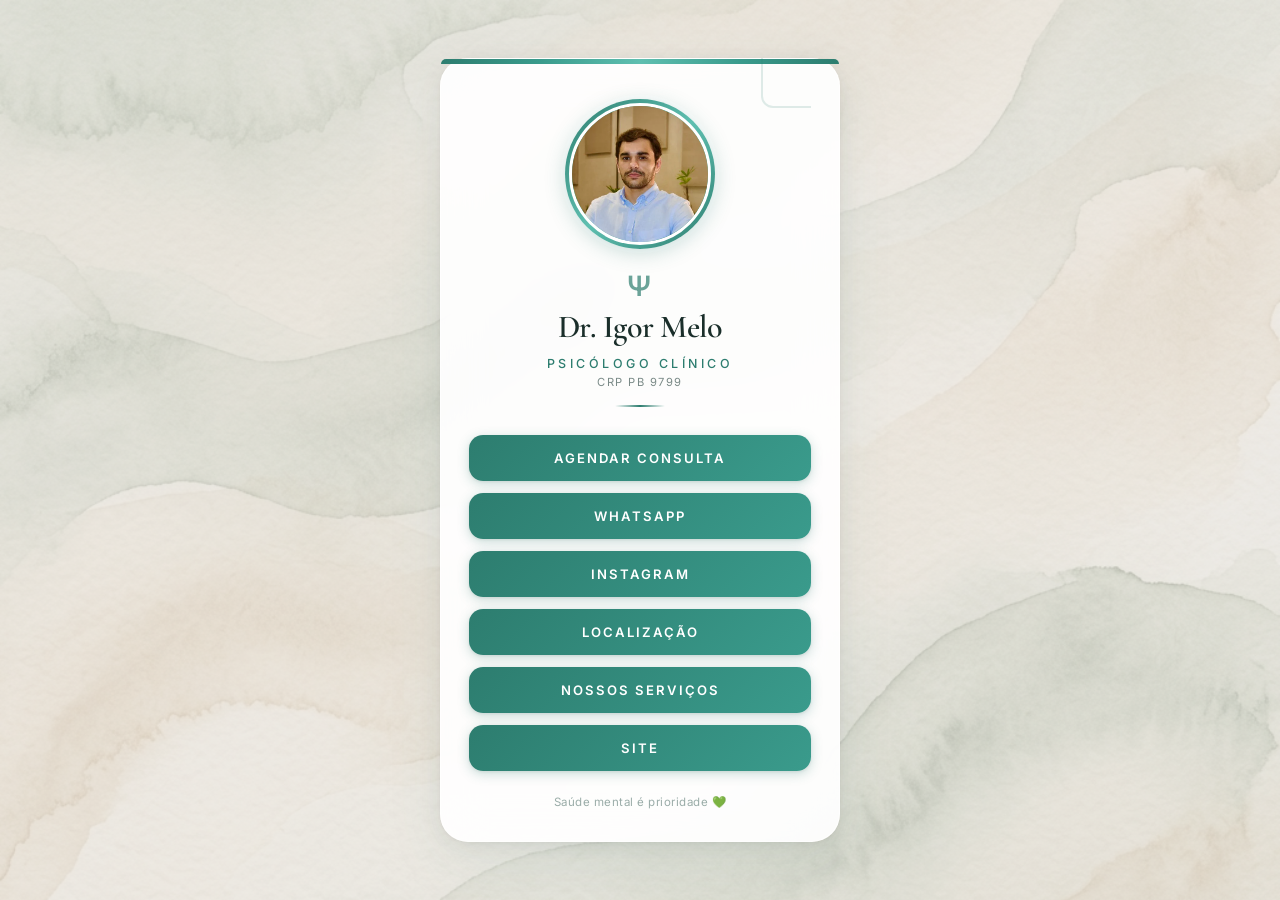
<file: Igormelopsi/index.html>
<!DOCTYPE html>
<html lang="pt-BR">
<head>
    <meta charset="UTF-8">
    <meta name="viewport" content="width=device-width, initial-scale=1.0">
    <meta name="description" content="Psicóloga Clínica - Agende sua consulta e conheça nossos serviços de psicologia.">
    <title>Dr Igor Melo | Psicólogo Clínica</title>
    <link rel="preconnect" href="https://fonts.googleapis.com">
    <link rel="preconnect" href="https://fonts.gstatic.com" crossorigin>
    <link href="https://fonts.googleapis.com/css2?family=Cormorant+Garamond:wght@400;500;600;700&family=Inter:wght@300;400;500;600&display=swap" rel="stylesheet">
    <link rel="stylesheet" href="style.css">
</head>
<body>

    <!-- IMAGEM DE FUNDO (trocar em: imagens/fundo.png) -->
    <div class="background-layer"></div>

    <main class="card" id="card-principal">

        <!-- ╔══════════════════════════════════════════════════════╗ -->
        <!-- ║  FOTO DO PROFISSIONAL                                ║ -->
        <!-- ║  Para trocar: substitua o arquivo imagens/foto-profissional.png ║ -->
        <!-- ╚══════════════════════════════════════════════════════╝ -->
        <div class="photo-section">
            <div class="photo-ring">
                <img src="imagens/foto-profissional.png" alt="Foto da Psicóloga" class="profile-photo" id="foto-profissional">
            </div>
        </div>

        <!-- ╔══════════════════════════════════════════════════════╗ -->
        <!-- ║  NOME E ESPECIALIDADE                                ║ -->
        <!-- ║  Edite o nome e a especialidade abaixo               ║ -->
        <!-- ╚══════════════════════════════════════════════════════╝ -->
        <div class="info-section">
            <div class="psi-icon" aria-hidden="true">Ψ</div>
            <h1 class="name" id="nome-profissional">Dr. Igor Melo</h1>
            <p class="specialty" id="especialidade">PSICÓLOGO CLÍNICO</p>
            <p class="crp" id="crp">CRP PB 9799</p>
        </div>

        <!-- ╔══════════════════════════════════════════════════════╗ -->
        <!-- ║  BOTÕES DE LINK                                      ║ -->
        <!-- ║                                                      ║ -->
        <!-- ║  Para ADICIONAR um botão: copie um bloco <a> abaixo  ║ -->
        <!-- ║  e cole antes do </nav>                              ║ -->
        <!-- ║                                                      ║ -->
        <!-- ║  Para REMOVER um botão: apague o bloco <a> inteiro   ║ -->
        <!-- ║                                                      ║ -->
        <!-- ║  Para MUDAR o texto: edite o texto entre as tags     ║ -->
        <!-- ║  Para MUDAR o link: edite o href="..."               ║ -->
        <!-- ╚══════════════════════════════════════════════════════╝ -->
        <nav class="links-section" id="secao-botoes">

            <!-- BOTÃO 1 - Agendar Consulta -->
            <a href="https://wa.me/5500000000000" target="_blank" rel="noopener" class="link-btn" id="btn-agendar">AGENDAR CONSULTA</a>

            <!-- BOTÃO 2 - WhatsApp -->
            <a href="https://wa.me/5500000000000" target="_blank" rel="noopener" class="link-btn" id="btn-whatsapp">WHATSAPP</a>

            <!-- BOTÃO 3 - Instagram -->
            <a href="https://instagram.com/seuperfil" target="_blank" rel="noopener" class="link-btn" id="btn-instagram">INSTAGRAM</a>

            <!-- BOTÃO 4 - Localização -->
            <a href="https://maps.google.com" target="_blank" rel="noopener" class="link-btn" id="btn-localizacao">LOCALIZAÇÃO</a>

            <!-- BOTÃO 5 - Nossos Serviços -->
            <a href="#" target="_blank" rel="noopener" class="link-btn" id="btn-servicos">NOSSOS SERVIÇOS</a>

            <!-- BOTÃO 6 - Site -->
            <a href="#" target="_blank" rel="noopener" class="link-btn" id="btn-site">SITE</a>

            <!--
                ╔═══════════════════════════════════════════════╗
                ║  COMO ADICIONAR UM NOVO BOTÃO:                ║
                ║                                               ║
                ║  1. Copie o bloco abaixo                      ║
                ║  2. Cole acima deste comentário               ║
                ║  3. Troque "SEU LINK AQUI" pelo link          ║
                ║  4. Troque "TEXTO DO BOTÃO" pelo texto        ║
                ║                                               ║
                ║  <a href="SEU LINK AQUI" target="_blank"      ║
                ║     rel="noopener" class="link-btn">          ║
                ║     TEXTO DO BOTÃO                            ║
                ║  </a>                                         ║
                ╚═══════════════════════════════════════════════╝
            -->

        </nav>

        <!-- Rodapé -->
        <footer class="footer">
            <p>Saúde mental é prioridade 💚</p>
        </footer>

    </main>

</body>
</html>
</file>
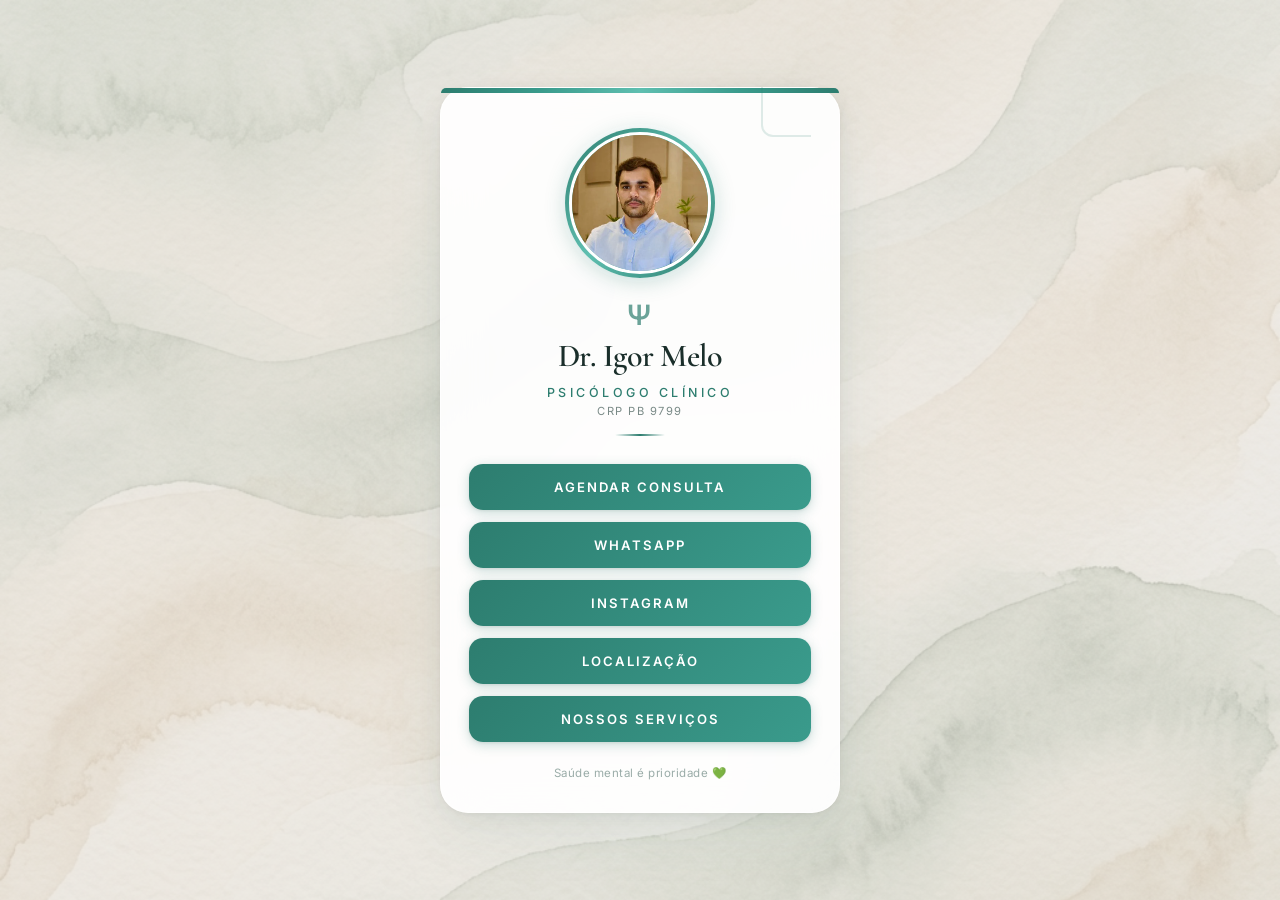
<file: igormelopsi/index.html>
<!DOCTYPE html>
<html lang="pt-BR">
<head>
    <meta charset="UTF-8">
    <meta name="viewport" content="width=device-width, initial-scale=1.0">
    <meta name="description" content="Psicóloga Clínica - Agende sua consulta e conheça nossos serviços de psicologia.">
    <title>Dr Igor Melo | Psicólogo Clínica</title>
    <link rel="preconnect" href="https://fonts.googleapis.com">
    <link rel="preconnect" href="https://fonts.gstatic.com" crossorigin>
    <link href="https://fonts.googleapis.com/css2?family=Cormorant+Garamond:wght@400;500;600;700&family=Inter:wght@300;400;500;600&display=swap" rel="stylesheet">
    <link rel="stylesheet" href="style.css">
</head>
<body>

    <!-- IMAGEM DE FUNDO (trocar em: imagens/fundo.png) -->
    <div class="background-layer"></div>

    <main class="card" id="card-principal">

        <!-- ╔══════════════════════════════════════════════════════╗ -->
        <!-- ║  FOTO DO PROFISSIONAL                                ║ -->
        <!-- ║  Para trocar: substitua o arquivo imagens/foto-profissional.png ║ -->
        <!-- ╚══════════════════════════════════════════════════════╝ -->
        <div class="photo-section">
            <div class="photo-ring">
                <img src="imagens/foto-profissional.png" alt="Foto da Psicóloga" class="profile-photo" id="foto-profissional">
            </div>
        </div>

        <!-- ╔══════════════════════════════════════════════════════╗ -->
        <!-- ║  NOME E ESPECIALIDADE                                ║ -->
        <!-- ║  Edite o nome e a especialidade abaixo               ║ -->
        <!-- ╚══════════════════════════════════════════════════════╝ -->
        <div class="info-section">
            <div class="psi-icon" aria-hidden="true">Ψ</div>
            <h1 class="name" id="nome-profissional">Dr. Igor Melo</h1>
            <p class="specialty" id="especialidade">PSICÓLOGO CLÍNICO</p>
            <p class="crp" id="crp">CRP PB 9799</p>
        </div>

        <!-- ╔══════════════════════════════════════════════════════╗ -->
        <!-- ║  BOTÕES DE LINK                                      ║ -->
        <!-- ║                                                      ║ -->
        <!-- ║  Para ADICIONAR um botão: copie um bloco <a> abaixo  ║ -->
        <!-- ║  e cole antes do </nav>                              ║ -->
        <!-- ║                                                      ║ -->
        <!-- ║  Para REMOVER um botão: apague o bloco <a> inteiro   ║ -->
        <!-- ║                                                      ║ -->
        <!-- ║  Para MUDAR o texto: edite o texto entre as tags     ║ -->
        <!-- ║  Para MUDAR o link: edite o href="..."               ║ -->
        <!-- ╚══════════════════════════════════════════════════════╝ -->
        <nav class="links-section" id="secao-botoes">

            <!-- BOTÃO 1 - Agendar Consulta -->
            <a href="https://wa.me/5500000000000" target="_blank" rel="noopener" class="link-btn" id="btn-agendar">AGENDAR CONSULTA</a>

            <!-- BOTÃO 2 - WhatsApp -->
            <a href="https://wa.me/5500000000000" target="_blank" rel="noopener" class="link-btn" id="btn-whatsapp">WHATSAPP</a>

            <!-- BOTÃO 3 - Instagram -->
            <a href="https://instagram.com/seuperfil" target="_blank" rel="noopener" class="link-btn" id="btn-instagram">INSTAGRAM</a>

            <!-- BOTÃO 4 - Localização -->
            <a href="https://maps.google.com" target="_blank" rel="noopener" class="link-btn" id="btn-localizacao">LOCALIZAÇÃO</a>

            <!-- BOTÃO 5 - Nossos Serviços -->
            <a href="#" target="_blank" rel="noopener" class="link-btn" id="btn-servicos">NOSSOS SERVIÇOS</a>

            <!-- BOTÃO 6 - Site --><!--
            <a href="#" target="_blank" rel="noopener" class="link-btn" id="btn-site">SITE</a>
        -->
            <!---
                ╔═══════════════════════════════════════════════╗
                ║  COMO ADICIONAR UM NOVO BOTÃO:                ║
                ║                                               ║
                ║  1. Copie o bloco abaixo                      ║
                ║  2. Cole acima deste comentário               ║
                ║  3. Troque "SEU LINK AQUI" pelo link          ║
                ║  4. Troque "TEXTO DO BOTÃO" pelo texto        ║
                ║                                               ║
                ║  <a href="SEU LINK AQUI" target="_blank"      ║
                ║     rel="noopener" class="link-btn">          ║
                ║     TEXTO DO BOTÃO                            ║
                ║  </a>                                         ║
                ╚═══════════════════════════════════════════════╝
            -->

        </nav>

        <!-- Rodapé -->
        <footer class="footer">
            <p>Saúde mental é prioridade 💚</p>
        </footer>

    </main>

</body>
</html>
</file>
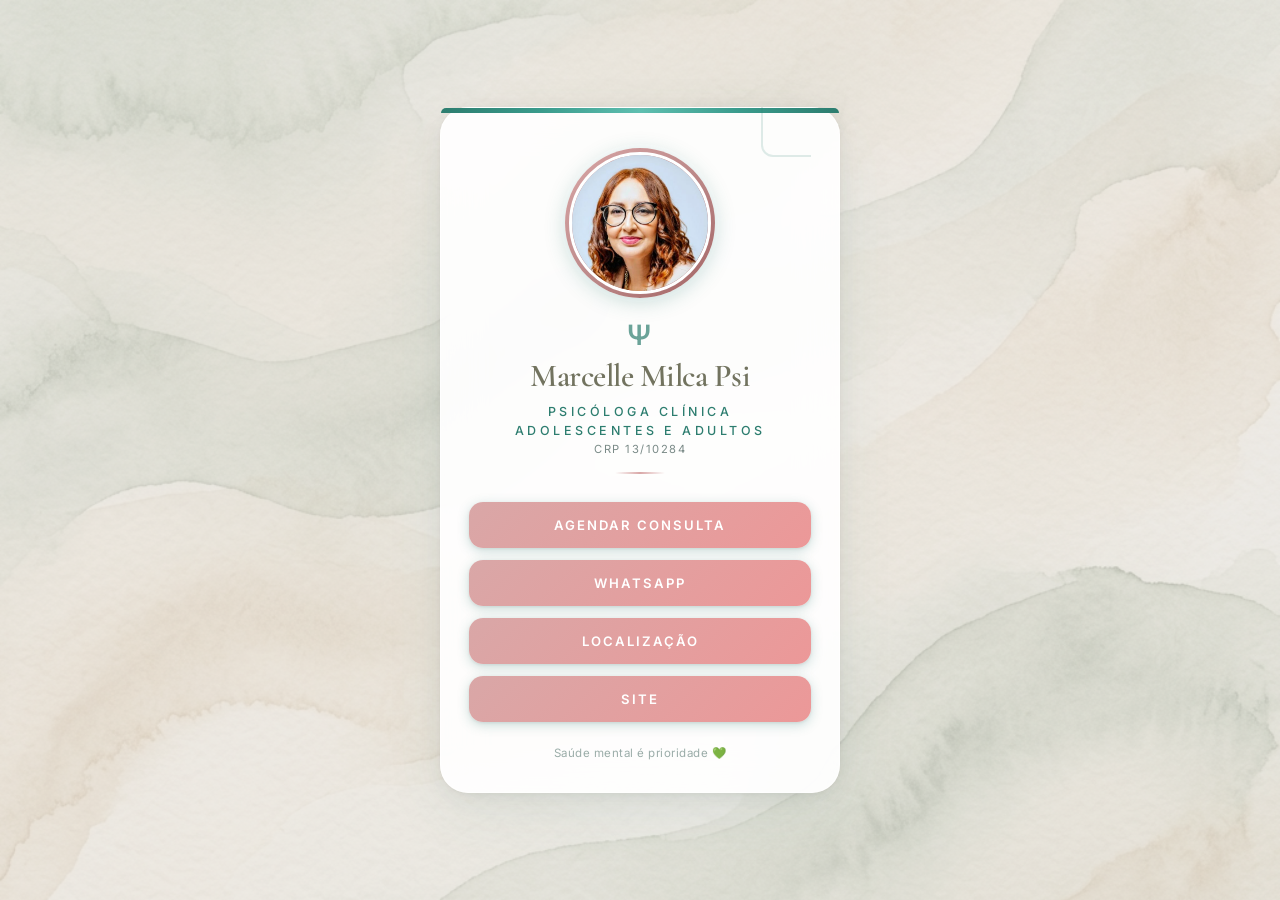
<file: marcellemilcapsi/index.html>
<!DOCTYPE html>
<html lang="pt-BR">
<head>
    <meta charset="UTF-8">
    <meta name="viewport" content="width=device-width, initial-scale=1.0">
    <meta name="description" content="Psicóloga Clínica - Agende sua consulta e conheça nossos serviços de psicologia.">
    <title>Marcelle Milca Psi | Psicóloga Clínica</title>
    <link rel="preconnect" href="https://fonts.googleapis.com">
    <link rel="preconnect" href="https://fonts.gstatic.com" crossorigin>
    <link href="https://fonts.googleapis.com/css2?family=Cormorant+Garamond:wght@400;500;600;700&family=Inter:wght@300;400;500;600&display=swap" rel="stylesheet">
    <link rel="stylesheet" href="style.css">
</head>
<body>

    <!-- IMAGEM DE FUNDO (trocar em: imagens/fundo.png) -->
    <div class="background-layer"></div>

    <main class="card" id="card-principal">

        <!-- ╔══════════════════════════════════════════════════════╗ -->
        <!-- ║  FOTO DO PROFISSIONAL                                ║ -->
        <!-- ║  Para trocar: substitua o arquivo imagens/foto-profissional.png ║ -->
        <!-- ╚══════════════════════════════════════════════════════╝ -->
        <div class="photo-section">
            <div class="photo-ring">
                <img src="imagens/foto-profissional.png" alt="Foto da Psicóloga" class="profile-photo" id="foto-profissional">
            </div>
        </div>

        <!-- ╔══════════════════════════════════════════════════════╗ -->
        <!-- ║  NOME E ESPECIALIDADE                                ║ -->
        <!-- ║  Edite o nome e a especialidade abaixo               ║ -->
        <!-- ╚══════════════════════════════════════════════════════╝ -->
        <div class="info-section">
            <div class="psi-icon" aria-hidden="true">Ψ</div>
            <h1 class="name" id="nome-profissional">Marcelle Milca Psi</h1>
            <p class="specialty" id="especialidade">PSICÓLOGA CLÍNICA</p>
            <p class="specialty" id="especialidade">Adolescentes e adultos</p>
            <p class="crp" id="crp">CRP 13/10284</p>
        </div>

        <!-- ╔══════════════════════════════════════════════════════╗ -->
        <!-- ║  BOTÕES DE LINK                                      ║ -->
        <!-- ║                                                      ║ -->
        <!-- ║  Para ADICIONAR um botão: copie um bloco <a> abaixo  ║ -->
        <!-- ║  e cole antes do </nav>                              ║ -->
        <!-- ║                                                      ║ -->
        <!-- ║  Para REMOVER um botão: apague o bloco <a> inteiro   ║ -->
        <!-- ║                                                      ║ -->
        <!-- ║  Para MUDAR o texto: edite o texto entre as tags     ║ -->
        <!-- ║  Para MUDAR o link: edite o href="..."               ║ -->
        <!-- ╚══════════════════════════════════════════════════════╝ -->
        <nav class="links-section" id="secao-botoes">

            <!-- BOTÃO 1 - Agendar Consulta -->
            <a href="https://wa.me/5583986079433" target="_blank" rel="noopener" class="link-btn" id="btn-agendar">AGENDAR CONSULTA</a>

            <!-- BOTÃO 2 - WhatsApp -->
            <a href="https://wa.me/5583986079433" target="_blank" rel="noopener" class="link-btn" id="btn-whatsapp">WHATSAPP</a>

            <!-- BOTÃO 3 - Instagram -->
            <!--
            <a href="https://instagram.com/seuperfil" target="_blank" rel="noopener" class="link-btn" id="btn-instagram">INSTAGRAM</a>-->

            <!-- BOTÃO 4 - Localização -->
            <a href="https://maps.app.goo.gl/cd9S7hYjfZzHq89x7" target="_blank" rel="noopener" class="link-btn" id="btn-localizacao">LOCALIZAÇÃO</a>

            <!-- BOTÃO 5 - Nossos Serviços -->
            <!--
            <a href="#" target="_blank" rel="noopener" class="link-btn" id="btn-servicos">NOSSOS SERVIÇOS</a>-->

            <!-- BOTÃO 6 - Site -->
            <a href="webconverte.com.br" target="_blank" rel="noopener" class="link-btn" id="btn-site">SITE</a>

            <!--
                ╔═══════════════════════════════════════════════╗
                ║  COMO ADICIONAR UM NOVO BOTÃO:                ║
                ║                                               ║
                ║  1. Copie o bloco abaixo                      ║
                ║  2. Cole acima deste comentário               ║
                ║  3. Troque "SEU LINK AQUI" pelo link          ║
                ║  4. Troque "TEXTO DO BOTÃO" pelo texto        ║
                ║                                               ║
                ║  <a href="SEU LINK AQUI" target="_blank"      ║
                ║     rel="noopener" class="link-btn">          ║
                ║     TEXTO DO BOTÃO                            ║
                ║  </a>                                         ║
                ╚═══════════════════════════════════════════════╝
            -->

        </nav>

        <!-- Rodapé -->
        <footer class="footer">
            <p>Saúde mental é prioridade 💚</p>
        </footer>

    </main>

</body>
</html>
</file>
<file: Igormelopsi/style.css>
/* ============================================
   SITE LINK DA BIO — PSICÓLOGOS
   ============================================
   
   CORES PRINCIPAIS (edite aqui para mudar o tema):
   - Cor principal: #2D7D6F (verde terapêutico)
   - Cor secundária: #3A9B8C
   - Cor de destaque: #1B5E50
   - Fundo do card: rgba(255,255,255,0.92)
   ============================================ */

/* ── Reset & Base ──────────────────────────── */
*,
*::before,
*::after {
    margin: 0;
    padding: 0;
    box-sizing: border-box;
}

html {
    font-size: 16px;
    scroll-behavior: smooth;
}

body {
    font-family: 'Inter', -apple-system, BlinkMacSystemFont, sans-serif;
    min-height: 100vh;
    display: flex;
    align-items: center;
    justify-content: center;
    padding: 24px 16px;
    overflow-x: hidden;
    background-color: #e8e4df;
}

/* ── Imagem de Fundo ───────────────────────── */
/* Para trocar: substitua o arquivo imagens/fundo.png */
.background-layer {
    position: fixed;
    top: 0;
    left: 0;
    width: 100%;
    height: 100%;
    background-image: url('imagens/fundo.png');
    background-size: cover;
    background-position: center;
    background-repeat: no-repeat;
    z-index: 0;
    opacity: 0.35;
}

.background-layer::after {
    content: '';
    position: absolute;
    top: 0;
    left: 0;
    width: 100%;
    height: 100%;
    background: linear-gradient(
        160deg,
        rgba(45, 125, 111, 0.08) 0%,
        rgba(255, 255, 255, 0.15) 40%,
        rgba(45, 125, 111, 0.05) 100%
    );
}

/* ── Card Principal ────────────────────────── */
.card {
    position: relative;
    z-index: 1;
    width: 100%;
    max-width: 420px;
    background: rgba(255, 255, 255, 0.92);
    backdrop-filter: blur(20px);
    -webkit-backdrop-filter: blur(20px);
    border-radius: 28px;
    padding: 40px 28px 32px;
    box-shadow:
        0 4px 24px rgba(0, 0, 0, 0.06),
        0 1px 4px rgba(0, 0, 0, 0.04),
        0 20px 60px rgba(45, 125, 111, 0.08);
    border: 1px solid rgba(255, 255, 255, 0.6);
    animation: cardEntrance 0.8s cubic-bezier(0.22, 1, 0.36, 1) forwards;
    opacity: 0;
    transform: translateY(30px);
}

@keyframes cardEntrance {
    to {
        opacity: 1;
        transform: translateY(0);
    }
}

/* ── Detalhes decorativos do card ──────────── */
.card::before {
    content: '';
    position: absolute;
    top: 0;
    left: 0;
    right: 0;
    height: 5px;
    background: linear-gradient(90deg, #2D7D6F, #3A9B8C, #5FBFB0, #3A9B8C, #2D7D6F);
    border-radius: 28px 28px 0 0;
}

.card::after {
    content: '';
    position: absolute;
    top: -1px;
    right: 28px;
    width: 50px;
    height: 50px;
    border-radius: 0 0 0 12px;
    border-left: 2px solid rgba(45, 125, 111, 0.15);
    border-bottom: 2px solid rgba(45, 125, 111, 0.15);
    pointer-events: none;
}

/* ── Seção da Foto ─────────────────────────── */
.photo-section {
    display: flex;
    justify-content: center;
    margin-bottom: 20px;
    animation: fadeIn 0.8s 0.2s both;
}

.photo-ring {
    position: relative;
    width: 150px;
    height: 150px;
    border-radius: 50%;
    padding: 4px;
    background: linear-gradient(135deg, #2D7D6F, #5FBFB0, #2D7D6F);
    box-shadow:
        0 4px 20px rgba(45, 125, 111, 0.25),
        0 0 0 4px rgba(255, 255, 255, 0.8);
    animation: ringPulse 4s ease-in-out infinite;
}

@keyframes ringPulse {
    0%, 100% { box-shadow: 0 4px 20px rgba(45, 125, 111, 0.25), 0 0 0 4px rgba(255, 255, 255, 0.8); }
    50% { box-shadow: 0 4px 30px rgba(45, 125, 111, 0.35), 0 0 0 6px rgba(255, 255, 255, 0.9); }
}

.profile-photo {
    width: 100%;
    height: 100%;
    border-radius: 50%;
    object-fit: cover;
    object-position: center top;
    border: 3px solid #fff;
    transition: transform 0.5s cubic-bezier(0.22, 1, 0.36, 1);
}

.profile-photo:hover {
    transform: scale(1.05);
}

/* ── Informações do Profissional ───────────── */
.info-section {
    text-align: center;
    margin-bottom: 28px;
    animation: fadeIn 0.8s 0.35s both;
}

.psi-icon {
    font-size: 28px;
    color: #2D7D6F;
    margin-bottom: 6px;
    font-weight: 600;
    letter-spacing: 2px;
    opacity: 0.7;
}

.name {
    font-family: 'Cormorant Garamond', Georgia, serif;
    font-size: 2rem;
    font-weight: 600;
    color: #1a2e2a;
    line-height: 1.15;
    margin-bottom: 10px;
    letter-spacing: -0.5px;
}

.specialty {
    font-family: 'Inter', sans-serif;
    font-size: 0.78rem;
    font-weight: 500;
    color: #2D7D6F;
    letter-spacing: 3.5px;
    text-transform: uppercase;
    margin-bottom: 4px;
}

.crp {
    font-family: 'Inter', sans-serif;
    font-size: 0.7rem;
    font-weight: 400;
    color: #7a8a87;
    letter-spacing: 1.5px;
}

/* ── Linha decorativa ──────────────────────── */
.info-section::after {
    content: '';
    display: block;
    width: 50px;
    height: 2px;
    background: linear-gradient(90deg, transparent, #2D7D6F, transparent);
    margin: 16px auto 0;
    border-radius: 2px;
}

/* ── Seção dos Botões ──────────────────────── */
.links-section {
    display: flex;
    flex-direction: column;
    gap: 12px;
    margin-bottom: 24px;
}

/* ── Estilo dos Botões ─────────────────────── */
.link-btn {
    display: flex;
    align-items: center;
    justify-content: center;
    gap: 10px;
    width: 100%;
    padding: 15px 20px;
    border-radius: 14px;
    text-decoration: none;
    font-family: 'Inter', sans-serif;
    font-size: 0.82rem;
    font-weight: 600;
    letter-spacing: 2px;
    text-transform: uppercase;
    color: #ffffff;
    background: linear-gradient(135deg, #2D7D6F 0%, #3A9B8C 100%);
    box-shadow:
        0 3px 12px rgba(45, 125, 111, 0.25),
        0 1px 3px rgba(0, 0, 0, 0.08);
    transition: all 0.35s cubic-bezier(0.22, 1, 0.36, 1);
    position: relative;
    overflow: hidden;
    opacity: 0;
    transform: translateY(15px);
    animation: buttonSlideIn 0.5s cubic-bezier(0.22, 1, 0.36, 1) forwards;
}

/* Animação escalonada dos botões */
.link-btn:nth-child(1) { animation-delay: 0.45s; }
.link-btn:nth-child(2) { animation-delay: 0.55s; }
.link-btn:nth-child(3) { animation-delay: 0.65s; }
.link-btn:nth-child(4) { animation-delay: 0.75s; }
.link-btn:nth-child(5) { animation-delay: 0.85s; }
.link-btn:nth-child(6) { animation-delay: 0.95s; }
.link-btn:nth-child(7) { animation-delay: 1.05s; }
.link-btn:nth-child(8) { animation-delay: 1.15s; }

@keyframes buttonSlideIn {
    to {
        opacity: 1;
        transform: translateY(0);
    }
}

/* Efeito de brilho no hover */
.link-btn::before {
    content: '';
    position: absolute;
    top: 0;
    left: -100%;
    width: 100%;
    height: 100%;
    background: linear-gradient(
        90deg,
        transparent,
        rgba(255, 255, 255, 0.15),
        transparent
    );
    transition: left 0.5s ease;
}

.link-btn:hover::before {
    left: 100%;
}

.link-btn:hover {
    transform: translateY(-3px) scale(1.02);
    box-shadow:
        0 8px 25px rgba(45, 125, 111, 0.35),
        0 2px 6px rgba(0, 0, 0, 0.1);
    background: linear-gradient(135deg, #1B5E50 0%, #2D7D6F 100%);
}

.link-btn:active {
    transform: translateY(-1px) scale(0.99);
    box-shadow:
        0 2px 10px rgba(45, 125, 111, 0.2),
        0 1px 3px rgba(0, 0, 0, 0.06);
}




/* ── Rodapé ────────────────────────────────── */
.footer {
    text-align: center;
    animation: fadeIn 0.8s 1.1s both;
}

.footer p {
    font-family: 'Inter', sans-serif;
    font-size: 0.72rem;
    color: #9aaca8;
    letter-spacing: 0.5px;
    font-weight: 400;
}

/* ── Animação genérica de fade ─────────────── */
@keyframes fadeIn {
    from {
        opacity: 0;
        transform: translateY(10px);
    }
    to {
        opacity: 1;
        transform: translateY(0);
    }
}

/* ── Responsividade ────────────────────────── */
@media (max-width: 480px) {
    body {
        padding: 16px 12px;
        align-items: flex-start;
        padding-top: 24px;
    }

    .card {
        border-radius: 24px;
        padding: 32px 22px 26px;
    }

    .photo-ring {
        width: 130px;
        height: 130px;
    }

    .name {
        font-size: 1.75rem;
    }

    .link-btn {
        padding: 14px 18px;
        font-size: 0.78rem;
        border-radius: 12px;
    }
}

@media (max-width: 360px) {
    .card {
        padding: 28px 18px 22px;
    }

    .photo-ring {
        width: 110px;
        height: 110px;
    }

    .name {
        font-size: 1.55rem;
    }

    .link-btn {
        padding: 13px 16px;
        font-size: 0.75rem;
        letter-spacing: 1.5px;
    }
}

/* ── Para telas grandes ────────────────────── */
@media (min-width: 768px) {
    body {
        min-height: 100vh;
    }

    .card {
        max-width: 400px;
    }
}

/* ── Acessibilidade ────────────────────────── */
@media (prefers-reduced-motion: reduce) {
    *,
    *::before,
    *::after {
        animation-duration: 0.001ms !important;
        animation-iteration-count: 1 !important;
        transition-duration: 0.001ms !important;
    }
}

/* ── Focus para teclado ────────────────────── */
.link-btn:focus-visible {
    outline: 3px solid #5FBFB0;
    outline-offset: 3px;
}
</file>
<file: igormelopsi/style.css>
/* ============================================
   SITE LINK DA BIO — PSICÓLOGOS
   ============================================
   
   CORES PRINCIPAIS (edite aqui para mudar o tema):
   - Cor principal: #2D7D6F (verde terapêutico)
   - Cor secundária: #3A9B8C
   - Cor de destaque: #1B5E50
   - Fundo do card: rgba(255,255,255,0.92)
   ============================================ */

/* ── Reset & Base ──────────────────────────── */
*,
*::before,
*::after {
    margin: 0;
    padding: 0;
    box-sizing: border-box;
}

html {
    font-size: 16px;
    scroll-behavior: smooth;
}

body {
    font-family: 'Inter', -apple-system, BlinkMacSystemFont, sans-serif;
    min-height: 100vh;
    display: flex;
    align-items: center;
    justify-content: center;
    padding: 24px 16px;
    overflow-x: hidden;
    background-color: #e8e4df;
}

/* ── Imagem de Fundo ───────────────────────── */
/* Para trocar: substitua o arquivo imagens/fundo.png */
.background-layer {
    position: fixed;
    top: 0;
    left: 0;
    width: 100%;
    height: 100%;
    background-image: url('imagens/fundo.png');
    background-size: cover;
    background-position: center;
    background-repeat: no-repeat;
    z-index: 0;
    opacity: 0.35;
}

.background-layer::after {
    content: '';
    position: absolute;
    top: 0;
    left: 0;
    width: 100%;
    height: 100%;
    background: linear-gradient(
        160deg,
        rgba(45, 125, 111, 0.08) 0%,
        rgba(255, 255, 255, 0.15) 40%,
        rgba(45, 125, 111, 0.05) 100%
    );
}

/* ── Card Principal ────────────────────────── */
.card {
    position: relative;
    z-index: 1;
    width: 100%;
    max-width: 420px;
    background: rgba(255, 255, 255, 0.92);
    backdrop-filter: blur(20px);
    -webkit-backdrop-filter: blur(20px);
    border-radius: 28px;
    padding: 40px 28px 32px;
    box-shadow:
        0 4px 24px rgba(0, 0, 0, 0.06),
        0 1px 4px rgba(0, 0, 0, 0.04),
        0 20px 60px rgba(45, 125, 111, 0.08);
    border: 1px solid rgba(255, 255, 255, 0.6);
    animation: cardEntrance 0.8s cubic-bezier(0.22, 1, 0.36, 1) forwards;
    opacity: 0;
    transform: translateY(30px);
}

@keyframes cardEntrance {
    to {
        opacity: 1;
        transform: translateY(0);
    }
}

/* ── Detalhes decorativos do card ──────────── */
.card::before {
    content: '';
    position: absolute;
    top: 0;
    left: 0;
    right: 0;
    height: 5px;
    background: linear-gradient(90deg, #2D7D6F, #3A9B8C, #5FBFB0, #3A9B8C, #2D7D6F);
    border-radius: 28px 28px 0 0;
}

.card::after {
    content: '';
    position: absolute;
    top: -1px;
    right: 28px;
    width: 50px;
    height: 50px;
    border-radius: 0 0 0 12px;
    border-left: 2px solid rgba(45, 125, 111, 0.15);
    border-bottom: 2px solid rgba(45, 125, 111, 0.15);
    pointer-events: none;
}

/* ── Seção da Foto ─────────────────────────── */
.photo-section {
    display: flex;
    justify-content: center;
    margin-bottom: 20px;
    animation: fadeIn 0.8s 0.2s both;
}

.photo-ring {
    position: relative;
    width: 150px;
    height: 150px;
    border-radius: 50%;
    padding: 4px;
    background: linear-gradient(135deg, #2D7D6F, #5FBFB0, #2D7D6F);
    box-shadow:
        0 4px 20px rgba(45, 125, 111, 0.25),
        0 0 0 4px rgba(255, 255, 255, 0.8);
    animation: ringPulse 4s ease-in-out infinite;
}

@keyframes ringPulse {
    0%, 100% { box-shadow: 0 4px 20px rgba(45, 125, 111, 0.25), 0 0 0 4px rgba(255, 255, 255, 0.8); }
    50% { box-shadow: 0 4px 30px rgba(45, 125, 111, 0.35), 0 0 0 6px rgba(255, 255, 255, 0.9); }
}

.profile-photo {
    width: 100%;
    height: 100%;
    border-radius: 50%;
    object-fit: cover;
    object-position: center top;
    border: 3px solid #fff;
    transition: transform 0.5s cubic-bezier(0.22, 1, 0.36, 1);
}

.profile-photo:hover {
    transform: scale(1.05);
}

/* ── Informações do Profissional ───────────── */
.info-section {
    text-align: center;
    margin-bottom: 28px;
    animation: fadeIn 0.8s 0.35s both;
}

.psi-icon {
    font-size: 28px;
    color: #2D7D6F;
    margin-bottom: 6px;
    font-weight: 600;
    letter-spacing: 2px;
    opacity: 0.7;
}

.name {
    font-family: 'Cormorant Garamond', Georgia, serif;
    font-size: 2rem;
    font-weight: 600;
    color: #1a2e2a;
    line-height: 1.15;
    margin-bottom: 10px;
    letter-spacing: -0.5px;
}

.specialty {
    font-family: 'Inter', sans-serif;
    font-size: 0.78rem;
    font-weight: 500;
    color: #2D7D6F;
    letter-spacing: 3.5px;
    text-transform: uppercase;
    margin-bottom: 4px;
}

.crp {
    font-family: 'Inter', sans-serif;
    font-size: 0.7rem;
    font-weight: 400;
    color: #7a8a87;
    letter-spacing: 1.5px;
}

/* ── Linha decorativa ──────────────────────── */
.info-section::after {
    content: '';
    display: block;
    width: 50px;
    height: 2px;
    background: linear-gradient(90deg, transparent, #2D7D6F, transparent);
    margin: 16px auto 0;
    border-radius: 2px;
}

/* ── Seção dos Botões ──────────────────────── */
.links-section {
    display: flex;
    flex-direction: column;
    gap: 12px;
    margin-bottom: 24px;
}

/* ── Estilo dos Botões ─────────────────────── */
.link-btn {
    display: flex;
    align-items: center;
    justify-content: center;
    gap: 10px;
    width: 100%;
    padding: 15px 20px;
    border-radius: 14px;
    text-decoration: none;
    font-family: 'Inter', sans-serif;
    font-size: 0.82rem;
    font-weight: 600;
    letter-spacing: 2px;
    text-transform: uppercase;
    color: #ffffff;
    background: linear-gradient(135deg, #2D7D6F 0%, #3A9B8C 100%);
    box-shadow:
        0 3px 12px rgba(45, 125, 111, 0.25),
        0 1px 3px rgba(0, 0, 0, 0.08);
    transition: all 0.35s cubic-bezier(0.22, 1, 0.36, 1);
    position: relative;
    overflow: hidden;
    opacity: 0;
    transform: translateY(15px);
    animation: buttonSlideIn 0.5s cubic-bezier(0.22, 1, 0.36, 1) forwards;
}

/* Animação escalonada dos botões */
.link-btn:nth-child(1) { animation-delay: 0.45s; }
.link-btn:nth-child(2) { animation-delay: 0.55s; }
.link-btn:nth-child(3) { animation-delay: 0.65s; }
.link-btn:nth-child(4) { animation-delay: 0.75s; }
.link-btn:nth-child(5) { animation-delay: 0.85s; }
.link-btn:nth-child(6) { animation-delay: 0.95s; }
.link-btn:nth-child(7) { animation-delay: 1.05s; }
.link-btn:nth-child(8) { animation-delay: 1.15s; }

@keyframes buttonSlideIn {
    to {
        opacity: 1;
        transform: translateY(0);
    }
}

/* Efeito de brilho no hover */
.link-btn::before {
    content: '';
    position: absolute;
    top: 0;
    left: -100%;
    width: 100%;
    height: 100%;
    background: linear-gradient(
        90deg,
        transparent,
        rgba(255, 255, 255, 0.15),
        transparent
    );
    transition: left 0.5s ease;
}

.link-btn:hover::before {
    left: 100%;
}

.link-btn:hover {
    transform: translateY(-3px) scale(1.02);
    box-shadow:
        0 8px 25px rgba(45, 125, 111, 0.35),
        0 2px 6px rgba(0, 0, 0, 0.1);
    background: linear-gradient(135deg, #1B5E50 0%, #2D7D6F 100%);
}

.link-btn:active {
    transform: translateY(-1px) scale(0.99);
    box-shadow:
        0 2px 10px rgba(45, 125, 111, 0.2),
        0 1px 3px rgba(0, 0, 0, 0.06);
}




/* ── Rodapé ────────────────────────────────── */
.footer {
    text-align: center;
    animation: fadeIn 0.8s 1.1s both;
}

.footer p {
    font-family: 'Inter', sans-serif;
    font-size: 0.72rem;
    color: #9aaca8;
    letter-spacing: 0.5px;
    font-weight: 400;
}

/* ── Animação genérica de fade ─────────────── */
@keyframes fadeIn {
    from {
        opacity: 0;
        transform: translateY(10px);
    }
    to {
        opacity: 1;
        transform: translateY(0);
    }
}

/* ── Responsividade ────────────────────────── */
@media (max-width: 480px) {
    body {
        padding: 16px 12px;
        align-items: flex-start;
        padding-top: 24px;
    }

    .card {
        border-radius: 24px;
        padding: 32px 22px 26px;
    }

    .photo-ring {
        width: 130px;
        height: 130px;
    }

    .name {
        font-size: 1.75rem;
    }

    .link-btn {
        padding: 14px 18px;
        font-size: 0.78rem;
        border-radius: 12px;
    }
}

@media (max-width: 360px) {
    .card {
        padding: 28px 18px 22px;
    }

    .photo-ring {
        width: 110px;
        height: 110px;
    }

    .name {
        font-size: 1.55rem;
    }

    .link-btn {
        padding: 13px 16px;
        font-size: 0.75rem;
        letter-spacing: 1.5px;
    }
}

/* ── Para telas grandes ────────────────────── */
@media (min-width: 768px) {
    body {
        min-height: 100vh;
    }

    .card {
        max-width: 400px;
    }
}

/* ── Acessibilidade ────────────────────────── */
@media (prefers-reduced-motion: reduce) {
    *,
    *::before,
    *::after {
        animation-duration: 0.001ms !important;
        animation-iteration-count: 1 !important;
        transition-duration: 0.001ms !important;
    }
}

/* ── Focus para teclado ────────────────────── */
.link-btn:focus-visible {
    outline: 3px solid #5FBFB0;
    outline-offset: 3px;
}
</file>
<file: marcellemilcapsi/style.css>
/* ============================================
   SITE LINK DA BIO — PSICÓLOGOS
   ============================================
   
   CORES PRINCIPAIS (edite aqui para mudar o tema):
   - Cor principal: #D9A7A7 (verde terapêutico)
   - Cor secundária: #D9A7A7
   - Cor de destaque: #1B5E50
   - Fundo do card: rgba(255,255,255,0.92)
   ============================================ */

/* ── Reset & Base ──────────────────────────── */
*,
*::before,
*::after {
    margin: 0;
    padding: 0;
    box-sizing: border-box;
}

html {
    font-size: 16px;
    scroll-behavior: smooth;
}

body {
    font-family: 'Inter', -apple-system, BlinkMacSystemFont, sans-serif;
    min-height: 100vh;
    display: flex;
    align-items: center;
    justify-content: center;
    padding: 24px 16px;
    overflow-x: hidden;
    background-color: #e8e4df;
}

/* ── Imagem de Fundo ───────────────────────── */
/* Para trocar: substitua o arquivo imagens/fundo.png */
.background-layer {
    position: fixed;
    top: 0;
    left: 0;
    width: 100%;
    height: 100%;
    background-image: url('imagens/fundo.png');
    background-size: cover;
    background-position: center;
    background-repeat: no-repeat;
    z-index: 0;
    opacity: 0.35;
}

.background-layer::after {
    content: '';
    position: absolute;
    top: 0;
    left: 0;
    width: 100%;
    height: 100%;
    background: linear-gradient(160deg,
            rgba(45, 125, 111, 0.08) 0%,
            rgba(255, 255, 255, 0.15) 40%,
            rgba(45, 125, 111, 0.05) 100%);
}

/* ── Card Principal ────────────────────────── */
.card {
    position: relative;
    z-index: 1;
    width: 100%;
    max-width: 420px;
    background: rgba(255, 255, 255, 0.92);
    backdrop-filter: blur(20px);
    -webkit-backdrop-filter: blur(20px);
    border-radius: 28px;
    padding: 40px 28px 32px;
    box-shadow:
        0 4px 24px rgba(0, 0, 0, 0.06),
        0 1px 4px rgba(0, 0, 0, 0.04),
        0 20px 60px rgba(45, 125, 111, 0.08);
    border: 1px solid rgba(255, 255, 255, 0.6);
    animation: cardEntrance 0.8s cubic-bezier(0.22, 1, 0.36, 1) forwards;
    opacity: 0;
    transform: translateY(30px);
}

@keyframes cardEntrance {
    to {
        opacity: 1;
        transform: translateY(0);
    }
}

/* ── Detalhes decorativos do card ──────────── */
.card::before {
    content: '';
    position: absolute;
    top: 0;
    left: 0;
    right: 0;
    height: 5px;
    background: linear-gradient(90deg, #2D7D6F, #3A9B8C, #5FBFB0, #3A9B8C, #2D7D6F);
    border-radius: 28px 28px 0 0;
}

.card::after {
    content: '';
    position: absolute;
    top: -1px;
    right: 28px;
    width: 50px;
    height: 50px;
    border-radius: 0 0 0 12px;
    border-left: 2px solid rgba(45, 125, 111, 0.15);
    border-bottom: 2px solid rgba(45, 125, 111, 0.15);
    pointer-events: none;
}

/* ── Seção da Foto ─────────────────────────── */
.photo-section {
    display: flex;
    justify-content: center;
    margin-bottom: 20px;
    animation: fadeIn 0.8s 0.2s both;
}

.photo-ring {
    position: relative;
    width: 150px;
    height: 150px;
    border-radius: 50%;
    padding: 4px;
    background: linear-gradient(135deg, #D9A7A7, #bd8a8a, #a36464);
    box-shadow:
        0 4px 20px rgba(45, 125, 111, 0.25),
        0 0 0 4px rgba(255, 255, 255, 0.8);
    animation: ringPulse 4s ease-in-out infinite;
}

@keyframes ringPulse {

    0%,
    100% {
        box-shadow: 0 4px 20px rgba(45, 125, 111, 0.25), 0 0 0 4px rgba(255, 255, 255, 0.8);
    }

    50% {
        box-shadow: 0 4px 30px rgba(45, 125, 111, 0.35), 0 0 0 6px rgba(255, 255, 255, 0.9);
    }
}

.profile-photo {
    width: 100%;
    height: 100%;
    border-radius: 50%;
    object-fit: cover;
    object-position: center top;
    border: 3px solid #fff;
    transition: transform 0.5s cubic-bezier(0.22, 1, 0.36, 1);
}

.profile-photo:hover {
    transform: scale(1.05);
}

/* ── Informações do Profissional ───────────── */
.info-section {
    text-align: center;
    margin-bottom: 28px;
    animation: fadeIn 0.8s 0.35s both;
}

.psi-icon {
    font-size: 28px;
    color: #2D7D6F;
    margin-bottom: 6px;
    font-weight: 600;
    letter-spacing: 2px;
    opacity: 0.7;
}

.name {
    font-family: 'Cormorant Garamond', Georgia, serif;
    font-size: 2rem;
    font-weight: 600;
    color: #72735F;
    line-height: 1.15;
    margin-bottom: 10px;
    letter-spacing: -0.5px;
}

.specialty {
    font-family: 'Inter', sans-serif;
    font-size: 0.78rem;
    font-weight: 500;
    color: #2D7D6F;
    letter-spacing: 3.5px;
    text-transform: uppercase;
    margin-bottom: 4px;
}

.crp {
    font-family: 'Inter', sans-serif;
    font-size: 0.7rem;
    font-weight: 400;
    color: #7a8a87;
    letter-spacing: 1.5px;
}

/* ── Linha decorativa ──────────────────────── */
.info-section::after {
    content: '';
    display: block;
    width: 50px;
    height: 2px;
    background: linear-gradient(90deg, transparent, #D9A7A7, transparent);
    margin: 16px auto 0;
    border-radius: 2px;
}

/* ── Seção dos Botões ──────────────────────── */
.links-section {
    display: flex;
    flex-direction: column;
    gap: 12px;
    margin-bottom: 24px;
}

/* ── Estilo dos Botões ─────────────────────── */
.link-btn {
    display: flex;
    align-items: center;
    justify-content: center;
    gap: 10px;
    width: 100%;
    padding: 15px 20px;
    border-radius: 14px;
    text-decoration: none;
    font-family: 'Inter', sans-serif;
    font-size: 0.82rem;
    font-weight: 600;
    letter-spacing: 2px;
    text-transform: uppercase;
    color: #ffffff;
    background: linear-gradient(135deg, #D9A7A7 0%, #ec9898 100%);
    box-shadow:
        0 3px 12px rgba(45, 125, 111, 0.25),
        0 1px 3px rgba(0, 0, 0, 0.08);
    transition: all 0.35s cubic-bezier(0.22, 1, 0.36, 1);
    position: relative;
    overflow: hidden;
    opacity: 0;
    transform: translateY(15px);
    animation: buttonSlideIn 0.5s cubic-bezier(0.22, 1, 0.36, 1) forwards;
}

/* Animação escalonada dos botões */
.link-btn:nth-child(1) {
    animation-delay: 0.45s;
}

.link-btn:nth-child(2) {
    animation-delay: 0.55s;
}

.link-btn:nth-child(3) {
    animation-delay: 0.65s;
}

.link-btn:nth-child(4) {
    animation-delay: 0.75s;
}

.link-btn:nth-child(5) {
    animation-delay: 0.85s;
}

.link-btn:nth-child(6) {
    animation-delay: 0.95s;
}

.link-btn:nth-child(7) {
    animation-delay: 1.05s;
}

.link-btn:nth-child(8) {
    animation-delay: 1.15s;
}

@keyframes buttonSlideIn {
    to {
        opacity: 1;
        transform: translateY(0);
    }
}

/* Efeito de brilho no hover */
.link-btn::before {
    content: '';
    position: absolute;
    top: 0;
    left: -100%;
    width: 100%;
    height: 100%;
    background: linear-gradient(90deg,
            transparent,
            rgba(255, 255, 255, 0.15),
            transparent);
    transition: left 0.5s ease;
}

.link-btn:hover::before {
    left: 100%;
}

.link-btn:hover {
    transform: translateY(-3px) scale(1.02);
    box-shadow:
        0 8px 25px rgba(45, 125, 111, 0.35),
        0 2px 6px rgba(0, 0, 0, 0.1);
    background: linear-gradient(135deg, #1B5E50 0%, #2D7D6F 100%);
}

.link-btn:active {
    transform: translateY(-1px) scale(0.99);
    box-shadow:
        0 2px 10px rgba(45, 125, 111, 0.2),
        0 1px 3px rgba(0, 0, 0, 0.06);
}




/* ── Rodapé ────────────────────────────────── */
.footer {
    text-align: center;
    animation: fadeIn 0.8s 1.1s both;
}

.footer p {
    font-family: 'Inter', sans-serif;
    font-size: 0.72rem;
    color: #9aaca8;
    letter-spacing: 0.5px;
    font-weight: 400;
}

/* ── Animação genérica de fade ─────────────── */
@keyframes fadeIn {
    from {
        opacity: 0;
        transform: translateY(10px);
    }

    to {
        opacity: 1;
        transform: translateY(0);
    }
}

/* ── Responsividade ────────────────────────── */
@media (max-width: 480px) {
    body {
        padding: 16px 12px;
        align-items: flex-start;
        padding-top: 24px;
    }

    .card {
        border-radius: 24px;
        padding: 32px 22px 26px;
    }

    .photo-ring {
        width: 130px;
        height: 130px;
    }

    .name {
        font-size: 1.75rem;
    }

    .link-btn {
        padding: 14px 18px;
        font-size: 0.78rem;
        border-radius: 12px;
    }
}

@media (max-width: 360px) {
    .card {
        padding: 28px 18px 22px;
    }

    .photo-ring {
        width: 110px;
        height: 110px;
    }

    .name {
        font-size: 1.55rem;
    }

    .link-btn {
        padding: 13px 16px;
        font-size: 0.75rem;
        letter-spacing: 1.5px;
    }
}

/* ── Para telas grandes ────────────────────── */
@media (min-width: 768px) {
    body {
        min-height: 100vh;
    }

    .card {
        max-width: 400px;
    }
}

/* ── Acessibilidade ────────────────────────── */
@media (prefers-reduced-motion: reduce) {

    *,
    *::before,
    *::after {
        animation-duration: 0.001ms !important;
        animation-iteration-count: 1 !important;
        transition-duration: 0.001ms !important;
    }
}

/* ── Focus para teclado ────────────────────── */
.link-btn:focus-visible {
    outline: 3px solid #5FBFB0;
    outline-offset: 3px;
}
</file>
